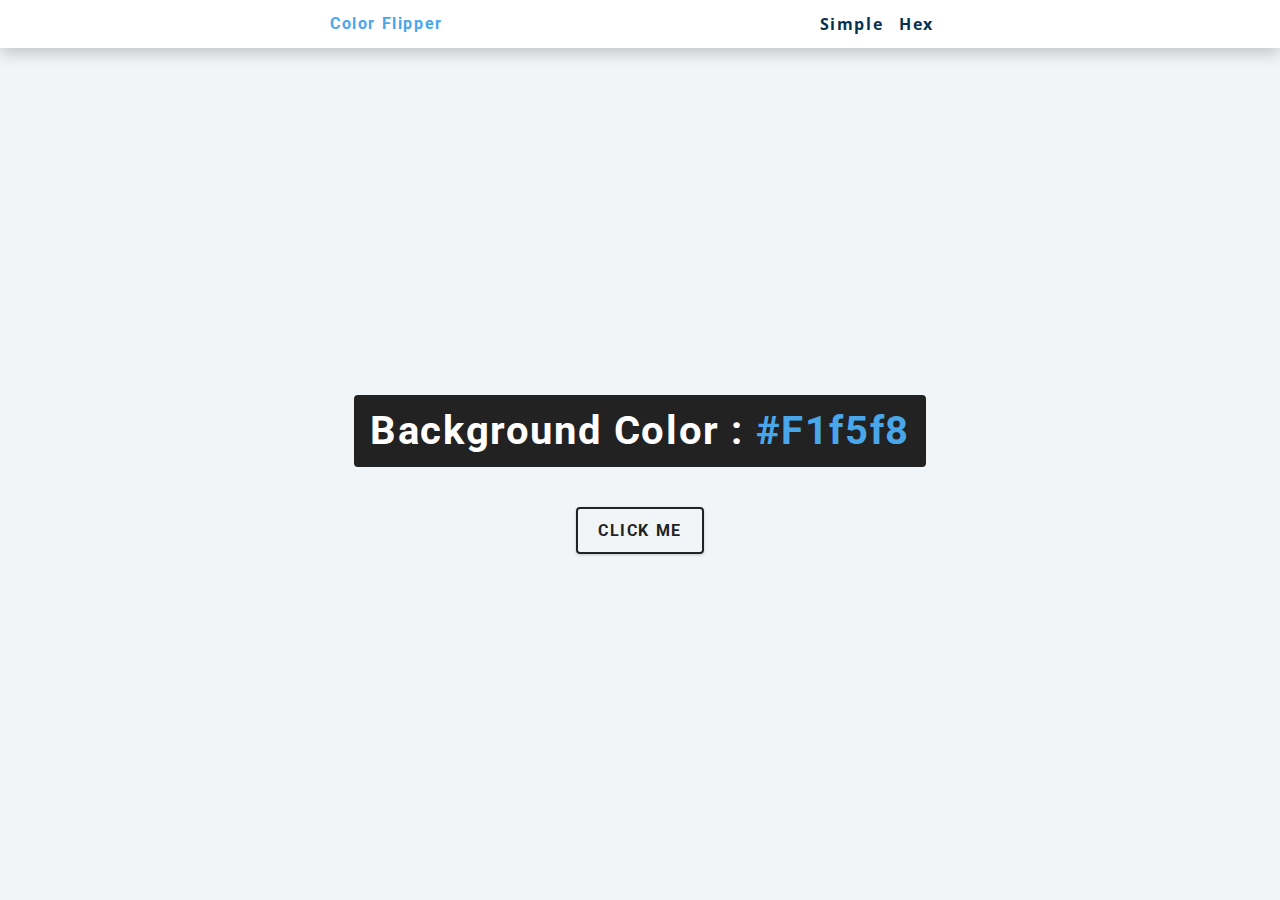
<file: 01-color_Flipper/index.html>
<!DOCTYPE html>
<html lang="en">
  <head>
    <meta charset="UTF-8" />
    <meta name="viewport" content="width=device-width, initial-scale=1.0" />
    <title>Color Flipper || Simple</title>

    <!-- styles -->
    <link rel="stylesheet" href="styles.css" />
  </head>

  <body>
    <nav>
      <div class="nav-center">
        <h4>color flipper</h4>
        <ul class="nav-links">
          <li><a href="index.html">simple</a></li>
          <li><a href="hex.html">hex</a></li>
        </ul>
      </div>
    </nav>

    <main>
      <div class="container">
        <h2>background color : <span class="color">#f1f5f8</span></h2>
        <button class="btn btn-hero" id="btn">click me</button>
      </div>
    </main>

    <!-- javascript -->
    <script src="app.js"></script>
    
  </body>

</html>
</file>
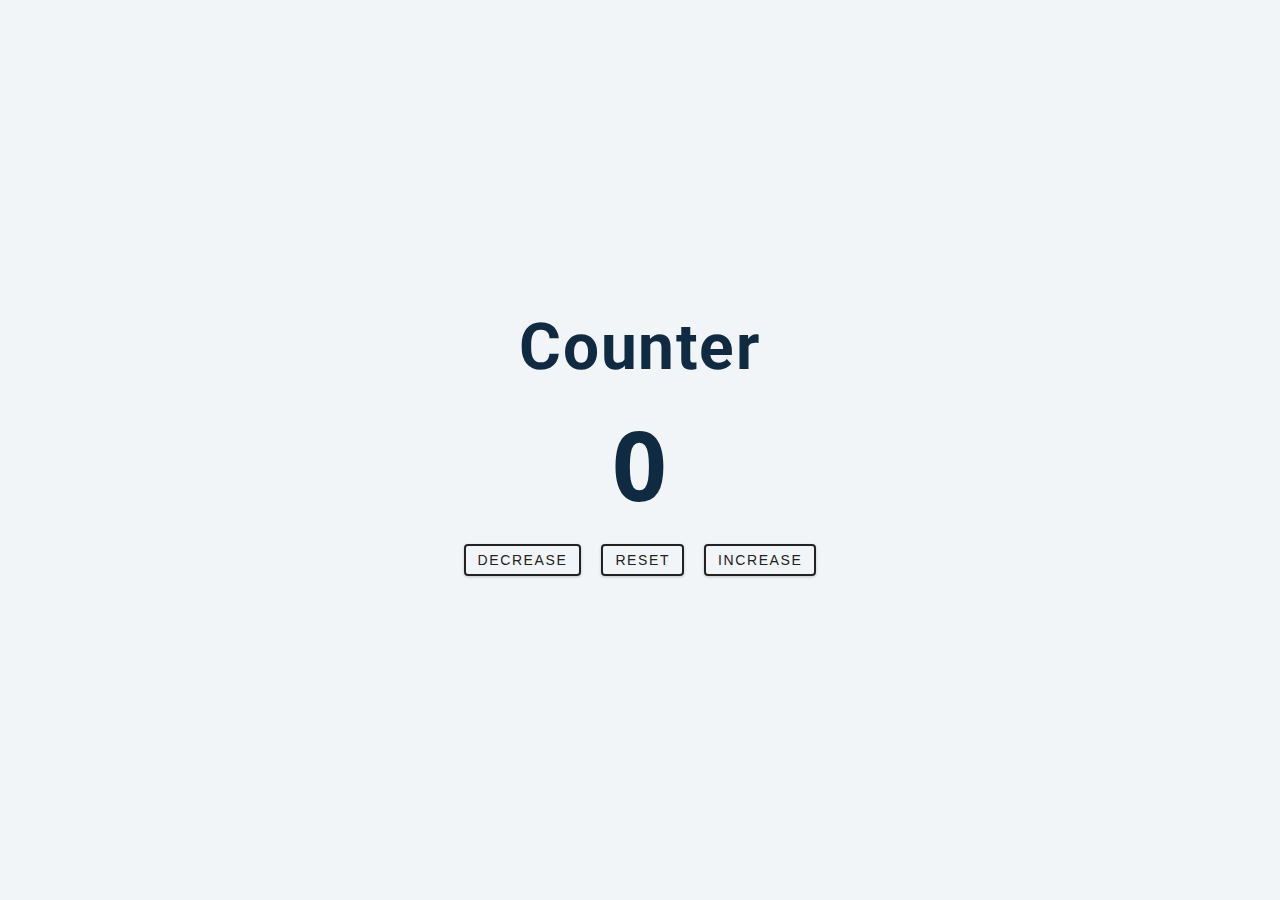
<file: 02-Counter/index.html>
<!DOCTYPE html>
<html lang="en">
<head>
    <meta charset="UTF-8">
    <meta name="viewport" content="width=device-width, initial-scale=1.0">
    <title>My Web Page</title>
    <link rel="stylesheet" href="styles.css">
</head>
<body>
  <main>
    <div class="container">
      <h1>Counter</h1>
      <span id="value">0</span>
        <div class="button-container">
            <button class="btn decrease" >Decrease</button>
            <button class="btn reset" >Reset</button>
            <button class="btn increase">Increase</button>
        </div>
    </div>
  </main>
</body>
<script src="app.js"></script>
</html>
</file>
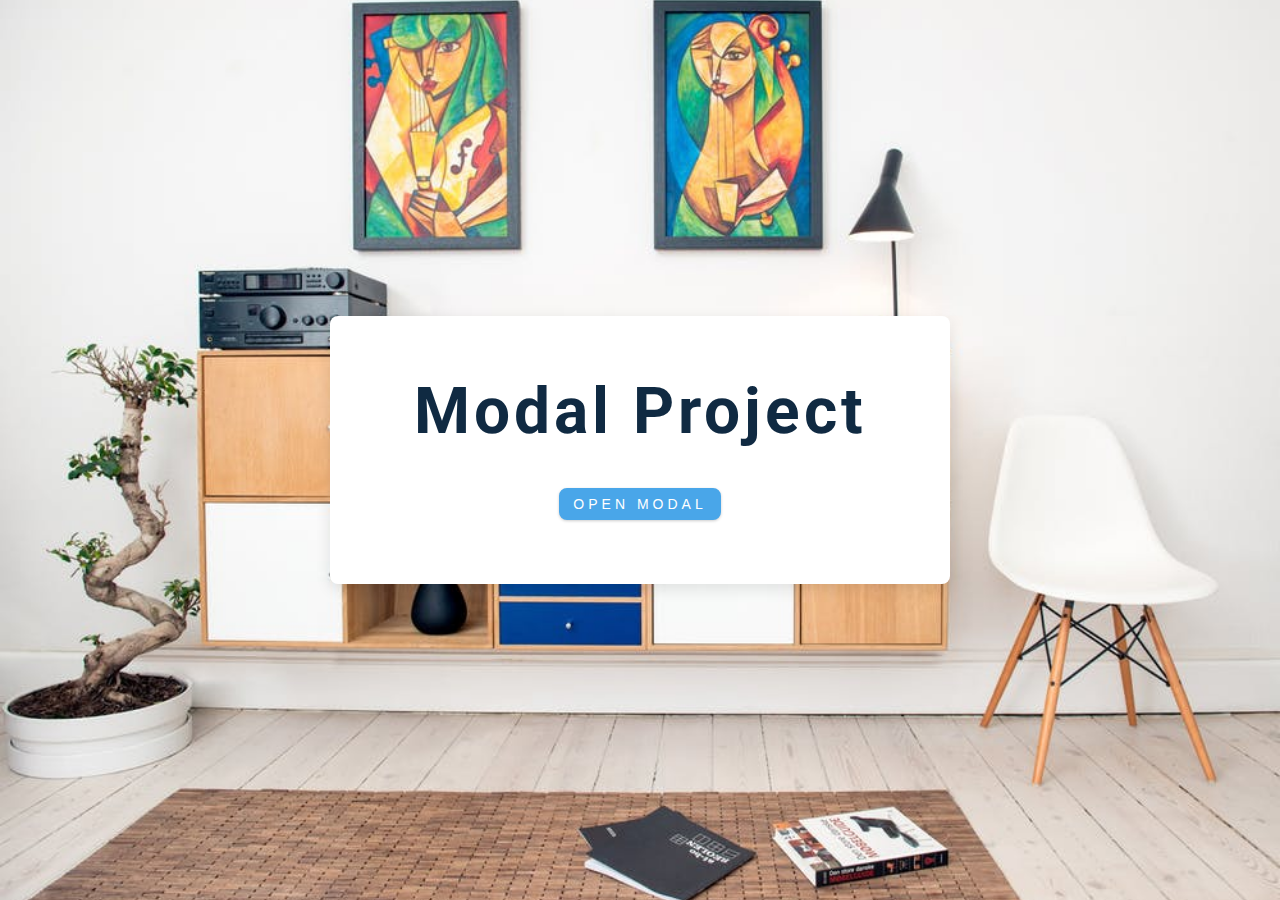
<file: 06-Modal/index.html>
<!DOCTYPE html>
<html lang="en">
  <head>
    <meta charset="UTF-8" />
    <meta name="viewport" content="width=device-width, initial-scale=1.0" />
    <title>Modal</title>

    <!-- font-awesome -->
    <link
      rel="stylesheet"
      href="https://cdnjs.cloudflare.com/ajax/libs/font-awesome/5.14.0/css/all.min.css"
    />

    <!-- styles -->
    <link rel="stylesheet" href="style.css" />
  </head>

  <body>
    <!-- hero -->
    <header class="hero">
        <div class="banner">
            <h1>Modal project</h1>
            <button class="btn modal-btn">Open Modal</button>
        </div>
    </header>
    <!-- end of hero -->
    <!-- modal that will be displayed on button click -->
    <div class="modal-overlay">
        <div class="modal-container">
            <h3>Modal content</h3>
            <button class="close-btn">
                <i class="fas fa-times"></i>
            </button>
        </div> 
    </div>

    <!-- Javascript -->
    <script src="script.js"></script>
  </body>
</html>
</file>
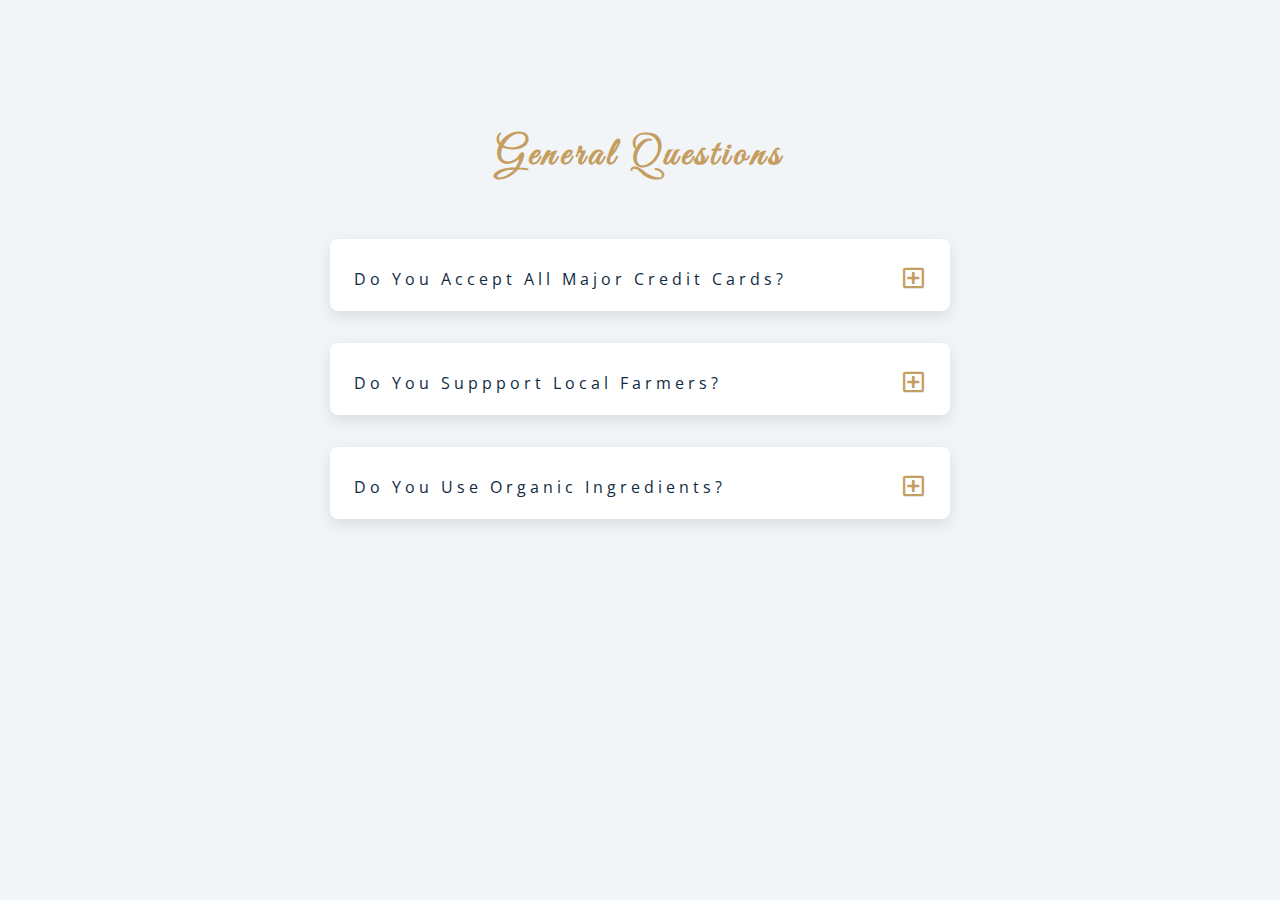
<file: 07-Questions/index.html>
<!DOCTYPE html>
<html lang="en">
  <head>
    <meta charset="UTF-8" />
    <meta name="viewport" content="width=device-width, initial-scale=1.0" />
    <title>Q & A</title>
    <!-- font-awesome -->
    <link rel="stylesheet" href="https://cdnjs.cloudflare.com/ajax/libs/font-awesome/5.14.0/css/all.min.css" />
    <!-- extra fonts -->
    <link href="https://fonts.googleapis.com/css?family=Great+Vibes&display=swap"  rel="stylesheet" />
    <!-- css styles -->
    <link rel="stylesheet" href="styles.css" />
  </head>
  <body>
      <section class="questions">
        <!-- title -->
        <div class="title">
          <h2>general questions</h2>
        </div>
        <!-- questions -->
        <div class="section-center">
          <!-- single question -->
          <article class="question">
            <!-- question title -->
            <div class="question-title">
              <p>do you accept all major credit cards?</p>
              <button type="button" class="question-btn">
                <span class="plus-icon">
                  <i class="far fa-plus-square"></i>
                </span>
                <span class="minus-icon">
                  <i class="far fa-minus-square"></i>
                </span>
              </button>
            </div>
            <!-- question text -->
            <div class="question-text">
              <p>
                Lorem ipsum dolor sit amet, consectetur adipisicing elit. Est
                dolore illo dolores quia nemo doloribus quaerat, magni numquam
                repellat reprehenderit.
              </p>
            </div>
          </article>
          <!-- end of single question -->

          <!-- single question -->
          <article class="question">
            <!-- question title -->
            <div class="question-title">
              <p>do you suppport local farmers?</p>
              <button type="button" class="question-btn">
                <span class="plus-icon">
                  <i class="far fa-plus-square"></i>
                </span>
                <span class="minus-icon">
                  <i class="far fa-minus-square"></i>
                </span>
              </button>
            </div>
            <!-- question text -->
            <div class="question-text">
              <p>
                Lorem ipsum dolor sit amet, consectetur adipisicing elit. Est
                dolore illo dolores quia nemo doloribus quaerat, magni numquam
                repellat reprehenderit.
              </p>
            </div>
          </article>
          <!-- end of single question -->
           
          <!-- single question -->
          <article class="question">
            <!-- question title -->
            <div class="question-title">
              <p>do you use organic ingredients?</p>
              <!-- button -->
              <button type="button" class="question-btn">
                <span class="plus-icon">
                  <i class="far fa-plus-square"></i>
                </span>
                <span class="minus-icon">
                  <i class="far fa-minus-square"></i>
                </span>
              </button>
            </div>
            <!-- question text -->
            <div class="question-text">
              <p>
                Lorem ipsum dolor sit amet, consectetur adipisicing elit. Est
                dolore illo dolores quia nemo doloribus quaerat, magni numquam
                repellat reprehenderit.
              </p>
            </div>
          </article>
          <!-- end of single question -->
      </section>
    </main>
    <!-- javascript -->
    <script src="app.js"></script>
  </body>
</html>
</file>
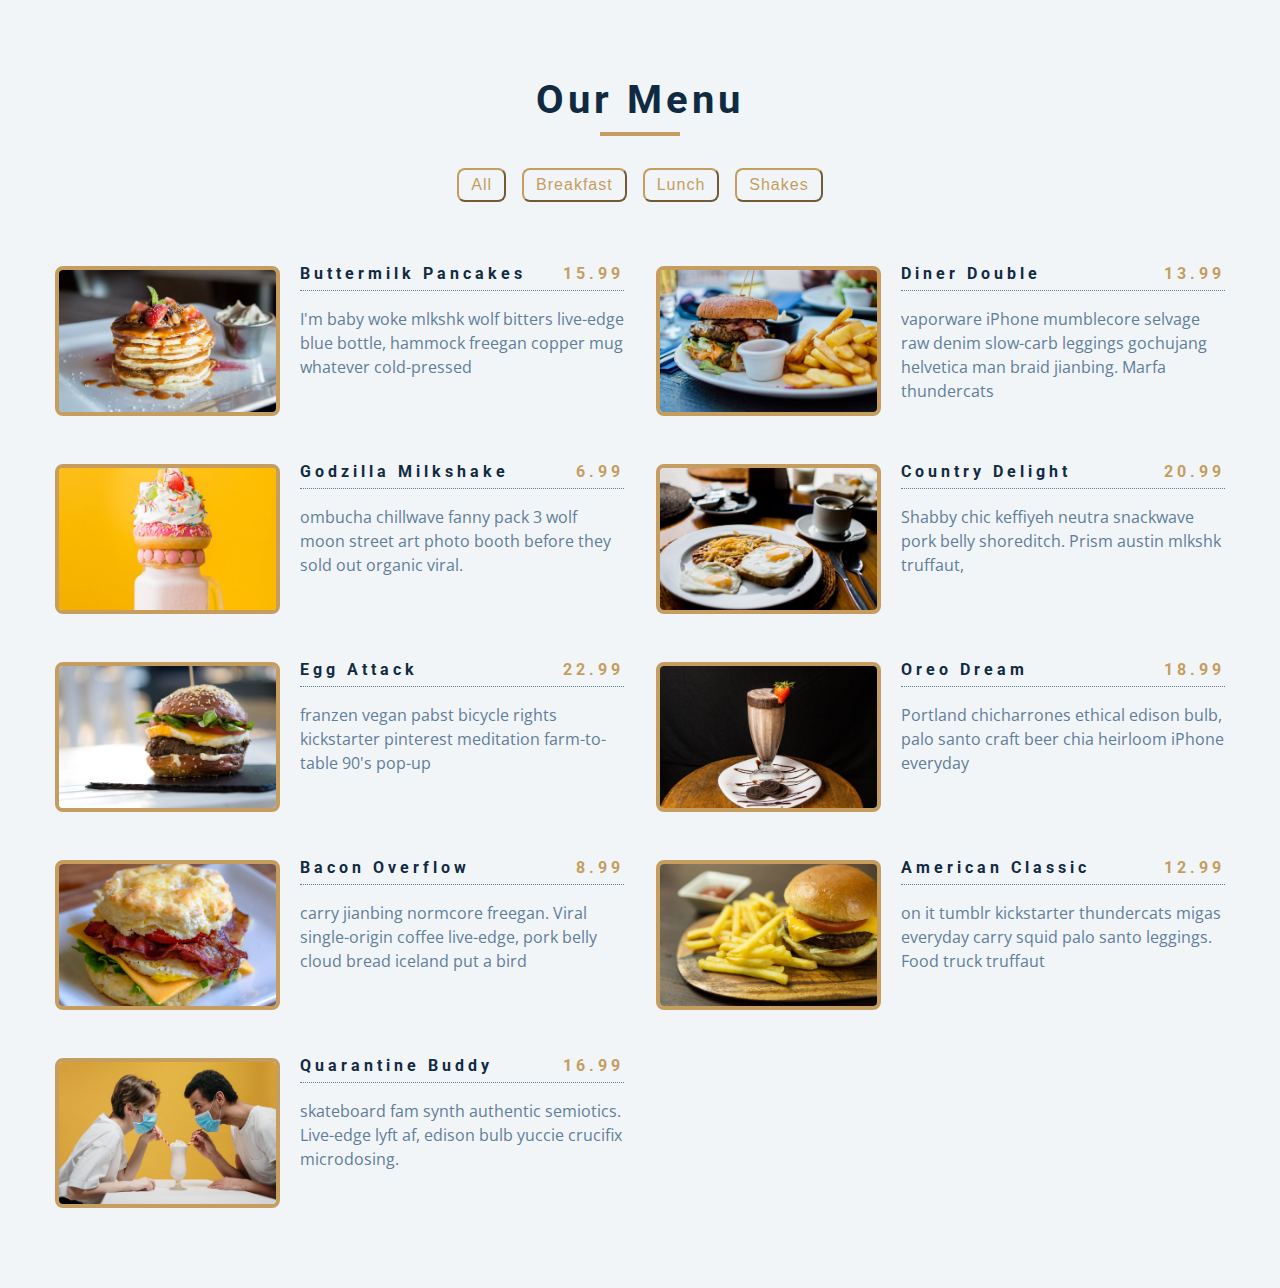
<file: 08-Menu/index.html>
<!DOCTYPE html>
<html lang="en">
  <head>
    <meta charset="UTF-8" />
    <meta name="viewport" content="width=device-width, initial-scale=1.0" />
    <title>Starter</title>
    <!-- font-awesome -->
    <link rel="stylesheet" href="https://cdnjs.cloudflare.com/ajax/libs/font-awesome/5.14.0/css/all.min.css"/>
    <!-- styles -->
    <link rel="stylesheet" href="styles.css" />
  </head>
  <body>
    <div class ="menu">
        <div class="title">
            <h2>our menu</h2>
            <div class="underline"></div>
        </div>
        <!-- filter buttons -->
         <div class="btn-container">
            <!--  will be generated by javascript dynamically
            <button class="filter-btn" data-id="all">All</button>
            <button class="filter-btn" data-id="breakfast">Breakfast</button>
            <button class="filter-btn" data-id="lunch">Lunch</button>
            <button class="filter-btn" data-id="shakes">Shakes</button>
            -->
         </div>
        <!-- menu items -->
        <div class="section-center">

          <!-- single item  will be generated by javascript dynamically
           <article class="menu-item">
            <img src="menu-item.jpeg" alt="menu-item" class="photo"/>
            <div class="item-info">
                <header>
                    <h4>buttermilk pancakes</h4>
                    <h4 class="price">$15</h4>
                </header>
                <p class="item-text">
                    Lorem ipsum dolor sit amet consectetur adipisicing elit.
                    Repudiandae, sint quam. Et reprehenderit fugiat nesciunt inventore
                    laboriosam excepturi! Quo, officia.
                </p>
            </div>
        </article> 
        -->
            
        </div>
        
    <!-- javascript -->
    <script src="app.js"></script>
  </body>
</html>
</file>
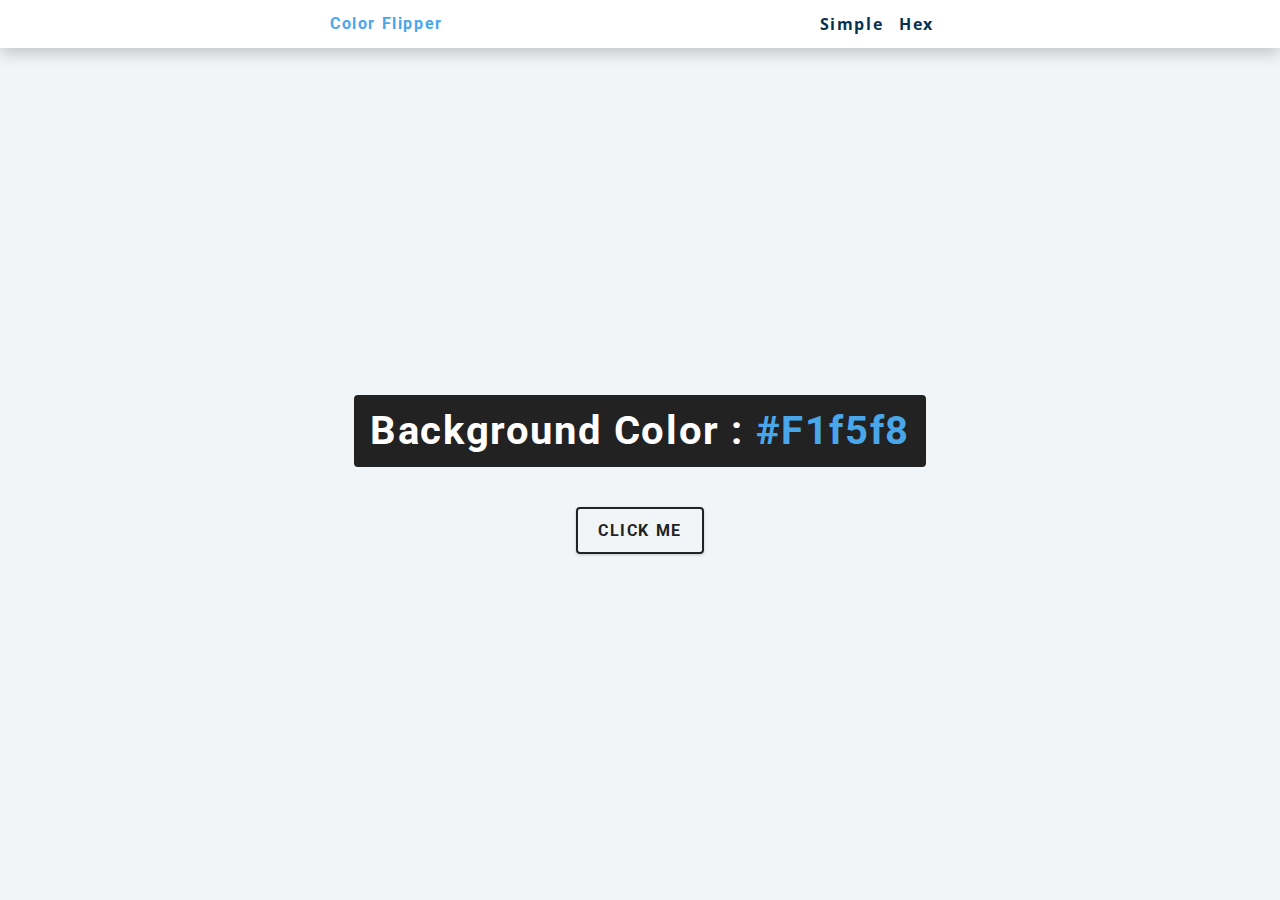
<file: 01-color_Flipper/hex.html>
<!DOCTYPE html>
<html lang="en">
  <head>
    <meta charset="UTF-8" />
    <meta name="viewport" content="width=device-width, initial-scale=1.0" />
    <title>Color Flipper || Hex</title>

    <!-- styles -->
    <link rel="stylesheet" href="styles.css" />
  </head>

  <body>
    <nav>
      <div class="nav-center">
        <h4>color flipper</h4>
        <ul class="nav-links">
          <li><a href="index.html">simple</a></li>
          <li><a href="hex.html">hex</a></li>
        </ul>
      </div>
    </nav>
    <main>
      <div class="container">
        <h2>background color : <span class="color">#f1f5f8</span></h2>
        <button class="btn btn-hero" id="btn">click me</button>
      </div>
    </main>
    <!-- javascript -->
    <script src="hex.js"></script>
  </body>
</html>
</file>
<file: 01-color_Flipper/styles.css>
/*
=============== 
Fonts
===============
*/
@import url("https://fonts.googleapis.com/css?family=Open+Sans|Roboto:400,700&display=swap");

/*
=============== 
Variables
===============
*/

:root {
  /* dark shades of primary color*/
  --clr-primary-1: hsl(205, 86%, 17%);
  --clr-primary-2: hsl(205, 77%, 27%);
  --clr-primary-3: hsl(205, 72%, 37%);
  --clr-primary-4: hsl(205, 63%, 48%);
  /* primary/main color */
  --clr-primary-5: hsl(205, 78%, 60%);
  /* lighter shades of primary color */
  --clr-primary-6: hsl(205, 89%, 70%);
  --clr-primary-7: hsl(205, 90%, 76%);
  --clr-primary-8: hsl(205, 86%, 81%);
  --clr-primary-9: hsl(205, 90%, 88%);
  --clr-primary-10: hsl(205, 100%, 96%);
  /* darkest grey - used for headings */
  --clr-grey-1: hsl(209, 61%, 16%);
  --clr-grey-2: hsl(211, 39%, 23%);
  --clr-grey-3: hsl(209, 34%, 30%);
  --clr-grey-4: hsl(209, 28%, 39%);
  /* grey used for paragraphs */
  --clr-grey-5: hsl(210, 22%, 49%);
  --clr-grey-6: hsl(209, 23%, 60%);
  --clr-grey-7: hsl(211, 27%, 70%);
  --clr-grey-8: hsl(210, 31%, 80%);
  --clr-grey-9: hsl(212, 33%, 89%);
  --clr-grey-10: hsl(210, 36%, 96%);
  --clr-white: #fff;
  --clr-red-dark: hsl(360, 67%, 44%);
  --clr-red-light: hsl(360, 71%, 66%);
  --clr-green-dark: hsl(125, 67%, 44%);
  --clr-green-light: hsl(125, 71%, 66%);
  --clr-black: #222;
  --ff-primary: "Roboto", sans-serif;
  --ff-secondary: "Open Sans", sans-serif;
  --transition: all 0.3s linear;
  --spacing: 0.1rem;
  --radius: 0.25rem;
  --light-shadow: 0 5px 15px rgba(0, 0, 0, 0.1);
  --dark-shadow: 0 5px 15px rgba(0, 0, 0, 0.2);
  --max-width: 1170px;
  --fixed-width: 620px;
}
/*
=============== 
Global Styles
===============
*/

*,
::after,
::before {
  margin: 0;
  padding: 0;
  box-sizing: border-box;
}
body {
  font-family: var(--ff-secondary);
  background: var(--clr-grey-10);
  color: var(--clr-grey-1);
  line-height: 1.5;
  font-size: 0.875rem;
}
ul {
  list-style-type: none;
}
a {
  text-decoration: none;
}
h1,
h2,
h3,
h4 {
  letter-spacing: var(--spacing);
  text-transform: capitalize;
  line-height: 1.25;
  margin-bottom: 0.75rem;
  font-family: var(--ff-primary);
}
h1 {
  font-size: 3rem;
}
h2 {
  font-size: 2rem;
}
h3 {
  font-size: 1.25rem;
}
h4 {
  font-size: 0.875rem;
}
p {
  margin-bottom: 1.25rem;
  color: var(--clr-grey-5);
}
@media screen and (min-width: 800px) {
  h1 {
    font-size: 4rem;
  }
  h2 {
    font-size: 2.5rem;
  }
  h3 {
    font-size: 1.75rem;
  }
  h4 {
    font-size: 1rem;
  }
  body {
    font-size: 1rem;
  }
  h1,
  h2,
  h3,
  h4 {
    line-height: 1;
  }
}
/*  global classes */

/* section */
.section {
  padding: 5rem 0;
}

.section-center {
  width: 90vw;
  margin: 0 auto;
  max-width: 1170px;
}
@media screen and (min-width: 992px) {
  .section-center {
    width: 95vw;
  }
}
main {
  min-height: 100vh;
  display: grid;
  place-items: center;
}

/*
=============== 
Nav
===============
*/
nav {
  background: var(--clr-white);
  height: 3rem;
  display: grid;
  align-items: center;
  box-shadow: var(--dark-shadow);
}
.nav-center {
  width: 90vw;
  max-width: var(--fixed-width);
  margin: 0 auto;
  display: flex;
  align-items: center;
  justify-content: space-between;
}
.nav-center h4 {
  margin-bottom: 0;
  color: var(--clr-primary-5);
}
.nav-links {
  display: flex;
}
nav a {
  text-transform: capitalize;
  font-weight: 700;
  font-size: 1rem;
  color: var(--clr-primary-1);
  letter-spacing: var(--spacing);
  margin-right: 1rem;
}
nav a:hover {
  color: var(--clr-primary-5);
}
/*
=============== 
Container
===============
*/
main {
  min-height: calc(100vh - 3rem);
  display: grid;
  place-items: center;
}
.container {
  text-align: center;
}
.container h2 {
  background: var(--clr-black);
  color: var(--clr-white);
  padding: 1rem;
  border-radius: var(--radius);
  margin-bottom: 2.5rem;
}
.color {
  color: var(--clr-primary-5);
}
.btn-hero {
  font-family: var(--ff-primary);
  text-transform: uppercase;
  background: transparent;
  color: var(--clr-black);
  letter-spacing: var(--spacing);
  display: inline-block;
  font-weight: 700;
  transition: var(--transition);
  border: 2px solid var(--clr-black);
  cursor: pointer;
  box-shadow: 0 1px 3px rgba(0, 0, 0, 0.2);
  border-radius: var(--radius);
  font-size: 1rem;
  padding: 0.75rem 1.25rem;
}
.btn-hero:hover {
  color: var(--clr-white);
  background: var(--clr-black);
}
</file>
<file: 02-Counter/styles.css>
/*
=============== 
Fonts
===============
*/
@import url("https://fonts.googleapis.com/css?family=Open+Sans|Roboto:400,700&display=swap");

/*
=============== 
Variables
===============
*/

:root {
  /* dark shades of primary color*/
  --clr-primary-1: hsl(205, 86%, 17%);
  --clr-primary-2: hsl(205, 77%, 27%);
  --clr-primary-3: hsl(205, 72%, 37%);
  --clr-primary-4: hsl(205, 63%, 48%);
  /* primary/main color */
  --clr-primary-5: hsl(205, 78%, 60%);
  /* lighter shades of primary color */
  --clr-primary-6: hsl(205, 89%, 70%);
  --clr-primary-7: hsl(205, 90%, 76%);
  --clr-primary-8: hsl(205, 86%, 81%);
  --clr-primary-9: hsl(205, 90%, 88%);
  --clr-primary-10: hsl(205, 100%, 96%);
  /* darkest grey - used for headings */
  --clr-grey-1: hsl(209, 61%, 16%);
  --clr-grey-2: hsl(211, 39%, 23%);
  --clr-grey-3: hsl(209, 34%, 30%);
  --clr-grey-4: hsl(209, 28%, 39%);
  /* grey used for paragraphs */
  --clr-grey-5: hsl(210, 22%, 49%);
  --clr-grey-6: hsl(209, 23%, 60%);
  --clr-grey-7: hsl(211, 27%, 70%);
  --clr-grey-8: hsl(210, 31%, 80%);
  --clr-grey-9: hsl(212, 33%, 89%);
  --clr-grey-10: hsl(210, 36%, 96%);
  --clr-white: #fff;
  --clr-red-dark: hsl(360, 67%, 44%);
  --clr-red-light: hsl(360, 71%, 66%);
  --clr-green-dark: hsl(125, 67%, 44%);
  --clr-green-light: hsl(125, 71%, 66%);
  --clr-black: #222;
  --ff-primary: "Roboto", sans-serif;
  --ff-secondary: "Open Sans", sans-serif;
  --transition: all 0.3s linear;
  --spacing: 0.1rem;
  --radius: 0.25rem;
  --light-shadow: 0 5px 15px rgba(0, 0, 0, 0.1);
  --dark-shadow: 0 5px 15px rgba(0, 0, 0, 0.2);
  --max-width: 1170px;
  --fixed-width: 620px;
}
/*
=============== 
Global Styles
===============
*/

*,
::after,
::before {
  margin: 0;
  padding: 0;
  box-sizing: border-box;
}
body {
  font-family: var(--ff-secondary);
  background: var(--clr-grey-10);
  color: var(--clr-grey-1);
  line-height: 1.5;
  font-size: 0.875rem;
}
ul {
  list-style-type: none;
}
a {
  text-decoration: none;
}
h1,
h2,
h3,
h4 {
  letter-spacing: var(--spacing);
  text-transform: capitalize;
  line-height: 1.25;
  margin-bottom: 0.75rem;
  font-family: var(--ff-primary);
}
h1 {
  font-size: 3rem;
}
h2 {
  font-size: 2rem;
}
h3 {
  font-size: 1.25rem;
}
h4 {
  font-size: 0.875rem;
}
p {
  margin-bottom: 1.25rem;
  color: var(--clr-grey-5);
}
@media screen and (min-width: 800px) {
  h1 {
    font-size: 4rem;
  }
  h2 {
    font-size: 2.5rem;
  }
  h3 {
    font-size: 1.75rem;
  }
  h4 {
    font-size: 1rem;
  }
  body {
    font-size: 1rem;
  }
  h1,
  h2,
  h3,
  h4 {
    line-height: 1;
  }
}
/*  global classes */

/* section */
.section {
  padding: 5rem 0;
}

.section-center {
  width: 90vw;
  margin: 0 auto;
  max-width: 1170px;
}
@media screen and (min-width: 992px) {
  .section-center {
    width: 95vw;
  }
}
main {
  min-height: 100vh;
  display: grid;
  place-items: center;
}

/*
=============== 
Counter
===============
*/

main {
  min-height: 100vh;
  display: grid;
  place-items: center;
}
.container {
  text-align: center;
}
#value {
  font-size: 6rem;
  font-weight: bold;
}
.btn {
  text-transform: uppercase;
  background: transparent;
  color: var(--clr-black);
  padding: 0.375rem 0.75rem;
  letter-spacing: var(--spacing);
  display: inline-block;
  transition: var(--transition);
  font-size: 0.875rem;
  border: 2px solid var(--clr-black);
  cursor: pointer;
  box-shadow: 0 1px 3px rgba(0, 0, 0, 0.2);
  border-radius: var(--radius);
  margin: 0.5rem;
}
.btn:hover {
  color: var(--clr-white);
  background: var(--clr-black);
}
</file>
<file: 06-Modal/style.css>
/*
=============== 
Fonts
===============
*/
@import url("https://fonts.googleapis.com/css?family=Open+Sans|Roboto:400,700&display=swap");

/*
=============== 
Variables
===============
*/

:root {
  /* dark shades of primary color*/
  --clr-primary-1: hsl(205, 86%, 17%);
  --clr-primary-2: hsl(205, 77%, 27%);
  --clr-primary-3: hsl(205, 72%, 37%);
  --clr-primary-4: hsl(205, 63%, 48%);
  /* primary/main color */
  --clr-primary-5: #49a6e9;
  /* --clr-primary-5: rgb(73, 166, 233); */
  /* lighter shades of primary color */
  --clr-primary-6: hsl(205, 89%, 70%);
  --clr-primary-7: hsl(205, 90%, 76%);
  --clr-primary-8: hsl(205, 86%, 81%);
  --clr-primary-9: hsl(205, 90%, 88%);
  --clr-primary-10: hsl(205, 100%, 96%);
  /* darkest grey - used for headings */
  --clr-grey-1: hsl(209, 61%, 16%);
  --clr-grey-2: hsl(211, 39%, 23%);
  --clr-grey-3: hsl(209, 34%, 30%);
  --clr-grey-4: hsl(209, 28%, 39%);
  /* grey used for paragraphs */
  --clr-grey-5: hsl(210, 22%, 49%);
  --clr-grey-6: hsl(209, 23%, 60%);
  --clr-grey-7: hsl(211, 27%, 70%);
  --clr-grey-8: hsl(210, 31%, 80%);
  --clr-grey-9: hsl(212, 33%, 89%);
  --clr-grey-10: hsl(210, 36%, 96%);
  --clr-white: #fff;
  --clr-red-dark: hsl(360, 67%, 44%);
  --clr-red-light: hsl(360, 71%, 66%);
  --clr-green-dark: hsl(125, 67%, 44%);
  --clr-green-light: hsl(125, 71%, 66%);
  --clr-black: #222;
  --ff-primary: "Roboto", sans-serif;
  --ff-secondary: "Open Sans", sans-serif;
  --transition: all 0.3s linear;
  --spacing: 0.25rem;
  --radius: 0.5rem;
  --light-shadow: 0 5px 15px rgba(0, 0, 0, 0.1);
  --dark-shadow: 0 5px 15px rgba(0, 0, 0, 0.2);
  --max-width: 1170px;
  --fixed-width: 620px;
}
/*
=============== 
Global Styles
===============
*/

*,
::after,
::before {
  margin: 0;
  padding: 0;
  box-sizing: border-box;
}
body {
  font-family: var(--ff-secondary);
  background: var(--clr-grey-10);
  color: var(--clr-grey-1);
  line-height: 1.5;
  font-size: 0.875rem;
}
ul {
  list-style-type: none;
}
a {
  text-decoration: none;
}
img:not(.logo) {
  width: 100%;
}
img {
  display: block;
}

h1,
h2,
h3,
h4 {
  letter-spacing: var(--spacing);
  text-transform: capitalize;
  line-height: 1.25;
  margin-bottom: 0.75rem;
  font-family: var(--ff-primary);
}
h1 {
  font-size: 3rem;
}
h2 {
  font-size: 2rem;
}
h3 {
  font-size: 1.25rem;
}
h4 {
  font-size: 0.875rem;
}
p {
  margin-bottom: 1.25rem;
  color: var(--clr-grey-5);
}
@media screen and (min-width: 800px) {
  h1 {
    font-size: 4rem;
  }
  h2 {
    font-size: 2.5rem;
  }
  h3 {
    font-size: 1.75rem;
  }
  h4 {
    font-size: 1rem;
  }
  body {
    font-size: 1rem;
  }
  h1,
  h2,
  h3,
  h4 {
    line-height: 1;
  }
}
/*  global classes */

.btn {
  text-transform: uppercase;
  background: transparent;
  color: var(--clr-black);
  padding: 0.375rem 0.75rem;
  letter-spacing: var(--spacing);
  display: inline-block;
  transition: var(--transition);
  font-size: 0.875rem;
  border: 2px solid var(--clr-black);
  cursor: pointer;
  box-shadow: 0 1px 3px rgba(0, 0, 0, 0.2);
  border-radius: var(--radius);
}
.btn:hover {
  color: var(--clr-white);
  background: var(--clr-black);
}
/* section */
.section {
  padding: 5rem 0;
}

.section-center {
  width: 90vw;
  margin: 0 auto;
  max-width: 1170px;
}
@media screen and (min-width: 992px) {
  .section-center {
    width: 95vw;
  }
}
main {
  min-height: 100vh;
  display: grid;
  place-items: center;
}
/*
=============== 
Modal
===============
*/
.hero {
  min-height: 100vh;
  background: url("./hero.jpeg") center/cover no-repeat;
  display: grid;
  place-items: center;
}
.banner {
  background: var(--clr-white);
  padding: 4rem 0;
  border-radius: var(--radius);
  box-shadow: var(--light-shadow);
  text-align: center;
  width: 90vw;
  max-width: var(--fixed-width);
}
.modal-btn {
  margin-top: 2rem;
  background: var(--clr-primary-5);
  border-color: var(--clr-primary-5);
  color: var(--clr-white);
}
.modal-btn:hover {
  background: transparent;
  color: var(--clr-primary-5);
}
.modal-overlay {
  position: fixed;
  top: 0;
  left: 0;
  width: 100%;
  height: 100%;
  background: rgba(73, 166, 233, 0.5);
  display: grid;
  place-items: center;
  transition: var(--transition);
  visibility: hidden; /* hide modal by default */
  z-index: -10;
}
/* OPEN/CLOSE MODAL */
.open-modal {
  visibility: visible; /* show modal */
  z-index: 10;
}
.modal-container {
  background: var(--clr-white);
  border-radius: var(--radius);
  width: 90vw;
  height: 30vh;
  max-width: var(--fixed-width);
  text-align: center;
  display: grid;
  place-items: center;
  position: relative;
}
.close-btn {
  position: absolute;
  top: 1rem;
  right: 1rem;
  font-size: 2rem;
  background: transparent;
  border-color: transparent;
  color: var(--clr-red-dark);
  cursor: pointer;
  transition: var(--transition);
}
.close-btn:hover {
  color: var(--clr-red-light);
  transform: scale(1.3);
}
</file>
<file: 07-Questions/styles.css>
/*
=============== 
Fonts
===============
*/
@import url("https://fonts.googleapis.com/css?family=Open+Sans|Roboto:400,700&display=swap");

/*
=============== 
Variables
===============
*/

:root {
  /* dark shades of primary color*/
  --clr-primary-1: hsl(205, 86%, 17%);
  --clr-primary-2: hsl(205, 77%, 27%);
  --clr-primary-3: hsl(205, 72%, 37%);
  --clr-primary-4: hsl(205, 63%, 48%);
  /* primary/main color */
  --clr-primary-5: #49a6e9;
  /* lighter shades of primary color */
  --clr-primary-6: hsl(205, 89%, 70%);
  --clr-primary-7: hsl(205, 90%, 76%);
  --clr-primary-8: hsl(205, 86%, 81%);
  --clr-primary-9: hsl(205, 90%, 88%);
  --clr-primary-10: hsl(205, 100%, 96%);
  /* darkest grey - used for headings */
  --clr-grey-1: hsl(209, 61%, 16%);
  --clr-grey-2: hsl(211, 39%, 23%);
  --clr-grey-3: hsl(209, 34%, 30%);
  --clr-grey-4: hsl(209, 28%, 39%);
  /* grey used for paragraphs */
  --clr-grey-5: hsl(210, 22%, 49%);
  --clr-grey-6: hsl(209, 23%, 60%);
  --clr-grey-7: hsl(211, 27%, 70%);
  --clr-grey-8: hsl(210, 31%, 80%);
  --clr-grey-9: hsl(212, 33%, 89%);
  --clr-grey-10: hsl(210, 36%, 96%);
  --clr-white: #fff;
  --clr-red-dark: hsl(360, 67%, 44%);
  --clr-red-light: hsl(360, 71%, 66%);
  --clr-green-dark: hsl(125, 67%, 44%);
  --clr-green-light: hsl(125, 71%, 66%);
  --clr-gold: #c59d5f;
  --clr-black: #222;
  --ff-primary: "Roboto", sans-serif;
  --ff-secondary: "Open Sans", sans-serif;
  --transition: all 0.3s linear;
  --spacing: 0.25rem;
  --radius: 0.5rem;
  --light-shadow: 0 5px 15px rgba(0, 0, 0, 0.1);
  --dark-shadow: 0 5px 15px rgba(0, 0, 0, 0.2);
  --max-width: 1170px;
  --fixed-width: 620px;
}
/*
=============== 
Global Styles
===============
*/

*,
::after,
::before {
  margin: 0;
  padding: 0;
  box-sizing: border-box;
}
body {
  font-family: var(--ff-secondary);
  background: var(--clr-grey-10);
  color: var(--clr-grey-1);
  line-height: 1.5;
  font-size: 0.875rem;
}
ul {
  list-style-type: none;
}
a {
  text-decoration: none;
}
img:not(.logo) {
  width: 100%;
}
img {
  display: block;
}

h1,
h2,
h3,
h4 {
  letter-spacing: var(--spacing);
  text-transform: capitalize;
  line-height: 1.25;
  margin-bottom: 0.75rem;
  font-family: var(--ff-primary);
}
h1 {
  font-size: 3rem;
}
h2 {
  font-size: 2rem;
}
h3 {
  font-size: 1.25rem;
}
h4 {
  font-size: 0.875rem;
}
p {
  margin-bottom: 1.25rem;
  color: var(--clr-grey-5);
}
@media screen and (min-width: 800px) {
  h1 {
    font-size: 4rem;
  }
  h2 {
    font-size: 2.5rem;
  }
  h3 {
    font-size: 1.75rem;
  }
  h4 {
    font-size: 1rem;
  }
  body {
    font-size: 1rem;
  }
  h1,
  h2,
  h3,
  h4 {
    line-height: 1;
  }
}
/*  global classes */

.btn {
  text-transform: uppercase;
  background: transparent;
  color: var(--clr-black);
  padding: 0.375rem 0.75rem;
  letter-spacing: var(--spacing);
  display: inline-block;
  transition: var(--transition);
  font-size: 0.875rem;
  border: 2px solid var(--clr-black);
  cursor: pointer;
  box-shadow: 0 1px 3px rgba(0, 0, 0, 0.2);
  border-radius: var(--radius);
}
.btn:hover {
  color: var(--clr-white);
  background: var(--clr-black);
}
/* section */
.section {
  padding: 5rem 0;
}

.section-center {
  width: 90vw;
  margin: 0 auto;
  max-width: 1170px;
}
@media screen and (min-width: 992px) {
  .section-center {
    width: 95vw;
  }
}
main {
  min-height: 100vh;
  display: grid;
  place-items: center;
}
/*
=============== 
Questions
===============
*/
.title {
  margin-top: 15vh;
  margin-bottom: 4rem;
}
.title h2 {
  color: var(--clr-gold);
  font-family: "Great Vibes", cursive;
  text-align: center;
}
.section-center {
  max-width: var(--fixed-width);
}
.question {
  background: var(--clr-white);
  border-radius: var(--radius);
  box-shadow: var(--light-shadow);
  padding: 1.5rem 1.5rem 0 1.5rem;
  margin-bottom: 2rem;
}
.question-title {
  display: flex;
  justify-content: space-between;
  align-items: center;
  text-transform: capitalize;
  padding-bottom: 1rem;
}
.question-title p {
  margin-bottom: 0;
  letter-spacing: var(--spacing);
  color: var(--clr-grey-1);
}
.question-btn {
  font-size: 1.5rem;
  background: transparent;
  border-color: transparent;
  cursor: pointer;
  color: var(--clr-gold);
  transition: var(--transition);
}
.question-btn:hover {
  transform: rotate(90deg);
}
.question-text {
  padding: 1rem 0 1.5rem 0;
  border-top: 1px solid rgba(0, 0, 0, 0.2);
}
.question-text p {
  margin-bottom: 0;
}
/* the question text is hidden by default */
/* when question has class of show-text, display text and change icons */
.question-text {
  display: none;
}
.show-text .question-text { /* this means: If an element with class '.question-text 'is inside an element that has class '.show-text', then display it.*/
  display: block;
}
/* hide minus icon by default, show plus icon */
.minus-icon { 
  display: none;
}
.show-text .minus-icon {
  display: inline;
}
.show-text .plus-icon {
  display: none;
}
</file>
<file: 08-Menu/styles.css>
/*
=============== 
Fonts
===============
*/
@import url("https://fonts.googleapis.com/css?family=Open+Sans|Roboto:400,700&display=swap");

/*
=============== 
Variables
===============
*/

:root {
  /* dark shades of primary color*/
  --clr-primary-1: hsl(205, 86%, 17%);
  --clr-primary-2: hsl(205, 77%, 27%);
  --clr-primary-3: hsl(205, 72%, 37%);
  --clr-primary-4: hsl(205, 63%, 48%);
  /* primary/main color */
  --clr-primary-5: #49a6e9;
  /* lighter shades of primary color */
  --clr-primary-6: hsl(205, 89%, 70%);
  --clr-primary-7: hsl(205, 90%, 76%);
  --clr-primary-8: hsl(205, 86%, 81%);
  --clr-primary-9: hsl(205, 90%, 88%);
  --clr-primary-10: hsl(205, 100%, 96%);
  /* darkest grey - used for headings */
  --clr-grey-1: hsl(209, 61%, 16%);
  --clr-grey-2: hsl(211, 39%, 23%);
  --clr-grey-3: hsl(209, 34%, 30%);
  --clr-grey-4: hsl(209, 28%, 39%);
  /* grey used for paragraphs */
  --clr-grey-5: hsl(210, 22%, 49%);
  --clr-grey-6: hsl(209, 23%, 60%);
  --clr-grey-7: hsl(211, 27%, 70%);
  --clr-grey-8: hsl(210, 31%, 80%);
  --clr-grey-9: hsl(212, 33%, 89%);
  --clr-grey-10: hsl(210, 36%, 96%);
  --clr-white: #fff;
  --clr-red-dark: hsl(360, 67%, 44%);
  --clr-red-light: hsl(360, 71%, 66%);
  --clr-green-dark: hsl(125, 67%, 44%);
  --clr-green-light: hsl(125, 71%, 66%);
  --clr-gold: #c59d5f;
  --clr-black: #222;
  --ff-primary: "Roboto", sans-serif;
  --ff-secondary: "Open Sans", sans-serif;
  --transition: all 0.3s linear;
  --spacing: 0.25rem;
  --radius: 0.5rem;
  --light-shadow: 0 5px 15px rgba(0, 0, 0, 0.1);
  --dark-shadow: 0 5px 15px rgba(0, 0, 0, 0.2);
  --max-width: 1170px;
  --fixed-width: 620px;
}
/*
=============== 
Global Styles
===============
*/

*,
::after,
::before {
  margin: 0;
  padding: 0;
  box-sizing: border-box;
}
body {
  font-family: var(--ff-secondary);
  background: var(--clr-grey-10);
  color: var(--clr-grey-1);
  line-height: 1.5;
  font-size: 0.875rem;
}
ul {
  list-style-type: none;
}
a {
  text-decoration: none;
}
img:not(.logo) {
  width: 100%;
}
img {
  display: block;
}

h1,
h2,
h3,
h4 {
  letter-spacing: var(--spacing);
  text-transform: capitalize;
  line-height: 1.25;
  margin-bottom: 0.75rem;
  font-family: var(--ff-primary);
}
h1 {
  font-size: 3rem;
}
h2 {
  font-size: 2rem;
}
h3 {
  font-size: 1.25rem;
}
h4 {
  font-size: 0.875rem;
}
p {
  margin-bottom: 1.25rem;
  color: var(--clr-grey-5);
}
@media screen and (min-width: 800px) {
  h1 {
    font-size: 4rem;
  }
  h2 {
    font-size: 2.5rem;
  }
  h3 {
    font-size: 1.75rem;
  }
  h4 {
    font-size: 1rem;
  }
  body {
    font-size: 1rem;
  }
  h1,
  h2,
  h3,
  h4 {
    line-height: 1;
  }
}
/*  global classes */

.btn {
  text-transform: uppercase;
  background: transparent;
  color: var(--clr-black);
  padding: 0.375rem 0.75rem;
  letter-spacing: var(--spacing);
  display: inline-block;
  transition: var(--transition);
  font-size: 0.875rem;
  border: 2px solid var(--clr-black);
  cursor: pointer;
  box-shadow: 0 1px 3px rgba(0, 0, 0, 0.2);
  border-radius: var(--radius);
}
.btn:hover {
  color: var(--clr-white);
  background: var(--clr-black);
}
/* section */
.section {
  padding: 5rem 0;
}

main {
  min-height: 100vh;
  display: grid;
  place-items: center;
}
/*
=============== 
Menu
===============
*/

.menu {
  padding: 5rem 0;
}
.title {
  text-align: center;
  margin-bottom: 2rem;
}
.underline {
  width: 5rem;
  height: 0.25rem;
  background: var(--clr-gold);
  margin-left: auto;
  margin-right: auto;
}
.btn-container {
  margin-bottom: 4rem;
  display: flex;
  justify-content: center;
}
.filter-btn {
  background: transparent;
  border-color: var(--clr-gold);
  font-size: 1rem;
  text-transform: capitalize;
  margin: 0 0.5rem;
  letter-spacing: 1px;
  border-radius: var(--radius);
  padding: 0.375rem 0.75rem;
  color: var(--clr-gold);
  cursor: pointer;
  transition: var(--transition);
}
.filter-btn:hover {
  background: var(--clr-gold);
  color: var(--clr-white);
}
.section-center {
  width: 90vw;
  margin: 0 auto;
  max-width: 1170px;
  display: grid;
  gap: 3rem 2rem;
  justify-items: center;
}
.menu-item {
  display: grid;
  gap: 1rem 2rem;
  max-width: 25rem;
}
.photo {
  object-fit: cover;
  height: 200px;
  border: 0.25rem solid var(--clr-gold);
  border-radius: var(--radius);
}
.item-info header {
  display: flex;
  justify-content: space-between;
  border-bottom: 0.5px dotted var(--clr-grey-5);
}
.item-info h4 {
  margin-bottom: 0.5rem;
}
.price {
  color: var(--clr-gold);
}
.item-text {
  margin-bottom: 0;
  padding-top: 1rem;
}

@media screen and (min-width: 768px) {
  .menu-item {
    grid-template-columns: 225px 1fr;
    gap: 0 1.25rem;
    max-width: 40rem;
  }
  .photo {
    height: 175px;
  }
}
@media screen and (min-width: 1200px) {
  .section-center {
    width: 95vw;
    grid-template-columns: 1fr 1fr;
  }
  .photo {
    height: 150px;
  }
}
</file>
